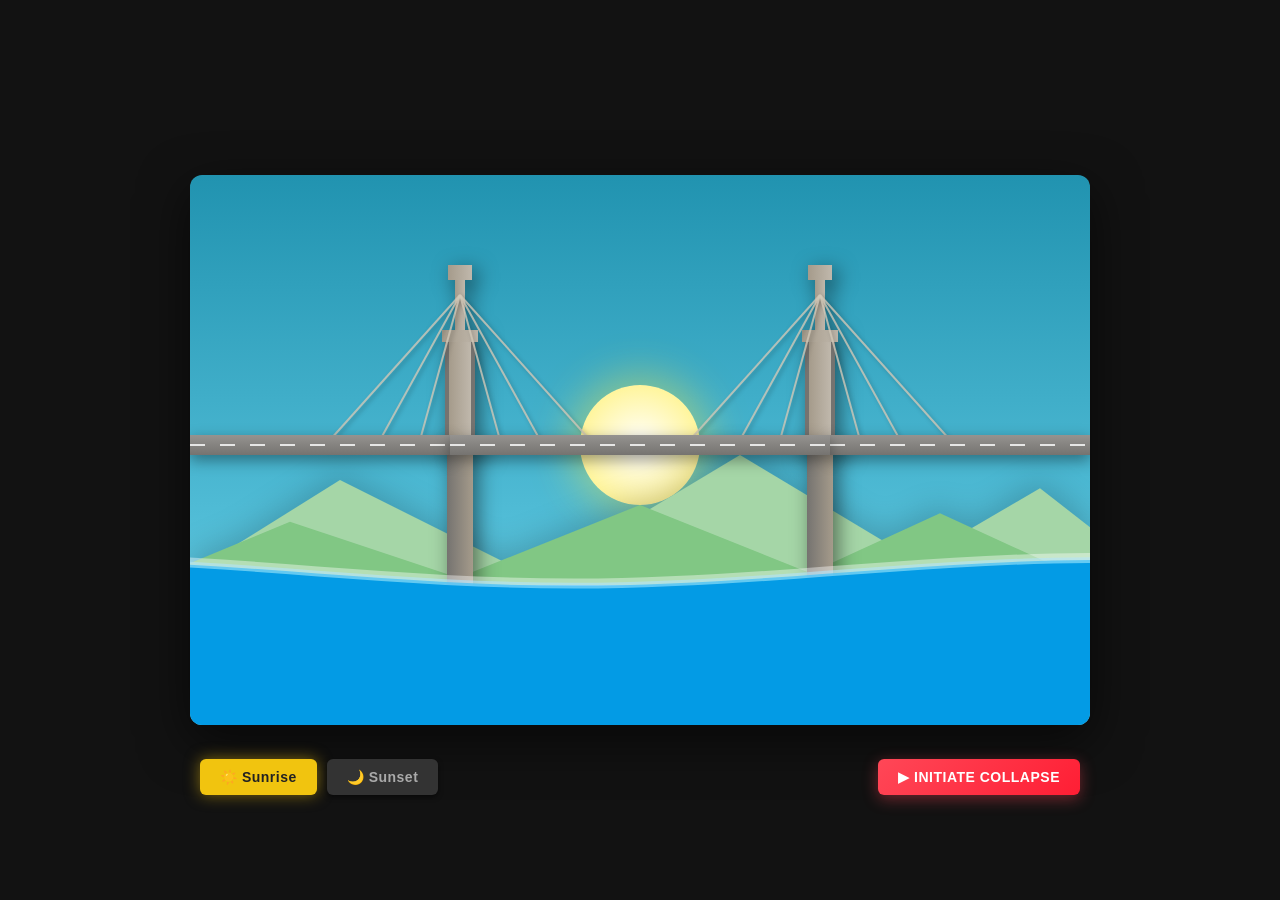
<file: index.html>
<!DOCTYPE html>
<html lang="en">
<head>
    <meta charset="UTF-8">
    <meta name="viewport" content="width=device-width, initial-scale=1.0">
    <title>Dynamic Weather Bridge Collapse</title>
    <link rel="stylesheet" href="style.css">
</head>
<body>

    <div class="container">
        <div id="scene">
            
            <div id="sky-sunrise"></div>
            <div id="sky-sunset"></div>

            <div id="sun-container">
                <div class="sun-state sun-day"></div>
                <div class="sun-state sun-eve"></div>
            </div>

            <div class="cloud c1"></div>
            <div class="cloud c2"></div>
            <div class="cloud c3"></div>

            <svg id="mountains" viewBox="0 0 900 300" preserveAspectRatio="none">
                <polygon points="-50,300 150,150 400,300" class="mount-b" />
                <polygon points="300,300 550,120 800,300" class="mount-b" />
                <polygon points="650,300 850,160 1000,300" class="mount-b" />
                <polygon points="-100,300 100,200 350,300" class="mount-f" />
                <polygon points="200,300 450,180 700,300" class="mount-f" />
                <polygon points="550,300 750,190 950,300" class="mount-f" />
            </svg>

            <svg id="cables-svg">
                <line x1="270" y1="120" x2="140" y2="265" class="cable" />
                <line x1="270" y1="120" x2="190" y2="265" class="cable" />
                <line x1="270" y1="120" x2="230" y2="265" class="cable" />
                <line x1="270" y1="120" x2="310" y2="265" class="cable mid-cable" />
                <line x1="270" y1="120" x2="350" y2="265" class="cable mid-cable" />
                <line x1="270" y1="120" x2="400" y2="265" class="cable mid-cable" />
                <line x1="630" y1="120" x2="500" y2="265" class="cable mid-cable" />
                <line x1="630" y1="120" x2="550" y2="265" class="cable mid-cable" />
                <line x1="630" y1="120" x2="590" y2="265" class="cable mid-cable" />
                <line x1="630" y1="120" x2="670" y2="265" class="cable" />
                <line x1="630" y1="120" x2="710" y2="265" class="cable" />
                <line x1="630" y1="120" x2="760" y2="265" class="cable" />
            </svg>

            <div id="tower-left" class="tower-container">
                <div class="tower-top"></div><div class="tower-spire"></div>
                <div class="tower-cross-top"></div><div class="tower-mid"></div>
                <div class="tower-cross-bottom"></div><div class="tower-base"></div>
            </div>
            <div id="tower-right" class="tower-container">
                <div class="tower-top"></div><div class="tower-spire"></div>
                <div class="tower-cross-top"></div><div class="tower-mid"></div>
                <div class="tower-cross-bottom"></div><div class="tower-base"></div>
            </div>

            <div id="deck-left" class="deck"></div>
            <div id="deck-right" class="deck"></div>
            <div id="deck-mid" class="deck">
                <svg id="cracks" preserveAspectRatio="none" viewBox="0 0 380 30">
                    <path d="M 5 0 L 15 15 L 10 25 L 20 18" fill="none" stroke="#111" stroke-width="2.5"/>
                    <path d="M 360 0 L 365 15 L 350 20 L 370 25 L 375 18" fill="none" stroke="#111" stroke-width="2.5"/>
                    <path d="M 370 -5 L 360 10 L 375 20 L 365 30" fill="none" stroke="#111" stroke-width="2"/>
                </svg>
            </div>

            <div id="deb1" class="debris"></div>
            <div id="deb2" class="debris"></div>
            <div id="deb3" class="debris"></div>

            <div id="car1" class="car-wrapper">
                <div class="car red"><div class="window"></div><div class="window right"></div><div class="wheel left"></div><div class="wheel right"></div></div>
            </div>
            <div id="car2" class="car-wrapper" style="left: -100px;">
                <div class="car green"><div class="window"></div><div class="window right"></div><div class="wheel left"></div><div class="wheel right"></div></div>
            </div>
            <div id="car3" class="car-wrapper" style="left: -100px;">
                <div class="car blue"><div class="window"></div><div class="window right"></div><div class="wheel left"></div><div class="wheel right"></div></div>
            </div>

            <div id="water">
                <svg class="water-waves" viewBox="0 24 150 28" preserveAspectRatio="none" shape-rendering="auto">
                    <defs>
                        <path id="gentle-wave" d="M-160 44c30 0 58-18 88-18s 58 18 88 18 58-18 88-18 58 18 88 18 v44h-352z" />
                    </defs>
                    <g class="parallax">
                        <use href="#gentle-wave" x="48" y="0" class="w1"/>
                        <use href="#gentle-wave" x="48" y="3" class="w2"/>
                        <use href="#gentle-wave" x="48" y="5" class="w3"/>
                        <use href="#gentle-wave" x="48" y="7" class="w4"/>
                    </g>
                </svg>
                
                <div id="splash-main" class="splash"></div>
                <div id="splash-car2" class="splash car-splash"></div>
                <div id="splash-car3" class="splash car-splash"></div>
            </div>
        </div>

        <div id="controls">
            <div class="mode-toggles">
                <button id="btn-sunrise" class="toggle-btn active">☀️ Sunrise</button>
                <button id="btn-sunset" class="toggle-btn">🌙 Sunset</button>
            </div>
            <button id="start-btn">▶ INITIATE COLLAPSE</button>
        </div>
    </div>

    <script src="script.js"></script>
</body>
</html>
</file>
<file: style.css>
/* CSS Variables for Dynamic Weather/Time Themes */
:root {
    /* SUNRISE (SUMMER DAY) DEFAULTS */
    --sun-y: 220px;
    --cloud-opacity: 0.9;
    --cloud-color: 255, 255, 255;
    
    /* Mountains */
    --mount-b1: #A5D6A7;
    --mount-f1: #81C784;
    
    /* Water */
    --water-w1: rgba(255, 255, 255, 0.4);
    --water-w2: rgba(179, 229, 252, 0.6);
    --water-w3: rgba(79, 195, 247, 0.8);
    --water-base: #039BE5;

    /* Bridge Materials (Lighter for day) */
    --tower-light: #C0B8AC;
    --tower-dark: #A59B8B;
    --deck-top: #959390;
    --deck-side: #757370;
}

#scene.sunset-mode {
    /* SUNSET DEFAULTS */
    --sun-y: 60px; /* Sun moves down */
    --cloud-opacity: 0.25;
    --cloud-color: 255, 200, 200;
    
    /* Mountains (Silhouettes) */
    --mount-b1: #2c1e3a;
    --mount-f1: #1a1124;
    
    /* Water (Reflecting sunset) */
    --water-w1: rgba(255, 128, 8, 0.3);
    --water-w2: rgba(139, 43, 61, 0.5);
    --water-w3: rgba(48, 43, 99, 0.7);
    --water-base: #0f172a;

    /* Bridge Materials (Darker/Shadowed) */
    --tower-light: #7a7369;
    --tower-dark: #4a453e;
    --deck-top: #7a7874;
    --deck-side: #4a4947;
}

/* Base Scene Setup */
body {
    margin: 0; display: flex; justify-content: center;
    align-items: center; height: 100vh;
    background-color: #121212;
    font-family: 'Segoe UI', Tahoma, Geneva, Verdana, sans-serif;
}

.container { position: relative; }

#scene {
    position: relative; width: 900px; height: 550px;
    overflow: hidden; border-radius: 12px;
    box-shadow: 0 15px 50px rgba(0,0,0,0.6), inset 0 0 40px rgba(0,0,0,0.2);
}

/* --- Dynamic Sky Backgrounds --- */
#sky-sunrise, #sky-sunset {
    position: absolute; top: 0; left: 0;
    width: 100%; height: 100%; z-index: 0;
    transition: opacity 2s ease-in-out;
}
/* Summer bright sky */
#sky-sunrise {
    background: linear-gradient(to bottom, #2193b0 0%, #6dd5ed 100%);
    opacity: 1;
}
/* Sunset dramatic sky */
#sky-sunset {
    background: linear-gradient(to bottom, #102131 0%, #302b63 45%, #8b2b3d 75%, #ff8008 100%);
    opacity: 0;
}
#scene.sunset-mode #sky-sunrise { opacity: 0; }
#scene.sunset-mode #sky-sunset { opacity: 1; }

/* --- The Sun --- */
#sun-container {
    position: absolute; bottom: var(--sun-y); left: 50%;
    transform: translateX(-50%); width: 120px; height: 120px;
    z-index: 1; transition: bottom 2.5s cubic-bezier(0.4, 0, 0.2, 1);
}
.sun-state {
    position: absolute; width: 100%; height: 100%;
    border-radius: 50%; transition: opacity 2s ease-in-out;
}
.sun-day {
    background: radial-gradient(circle, #ffffff 0%, #fff59d 70%, transparent 100%);
    box-shadow: 0 0 40px 10px rgba(255, 235, 59, 0.4);
    opacity: 1;
}
.sun-eve {
    background: radial-gradient(circle, #ffd000 0%, #ff7b00 70%, transparent 100%);
    box-shadow: 0 0 80px 20px rgba(255, 123, 0, 0.6);
    opacity: 0;
}
#scene.sunset-mode .sun-day { opacity: 0; }
#scene.sunset-mode .sun-eve { opacity: 1; }

/* --- Clouds --- */
.cloud {
    position: absolute;
    background: rgba(var(--cloud-color), var(--cloud-opacity));
    border-radius: 50px; filter: blur(4px); z-index: 1;
    animation: drift linear infinite;
    transition: background 2s ease, opacity 2s ease;
}
.cloud::before, .cloud::after {
    content: ''; position: absolute;
    background: rgba(var(--cloud-color), var(--cloud-opacity));
    border-radius: 50%;
    transition: background 2s ease, opacity 2s ease;
}
.c1 { width: 180px; height: 50px; top: 60px; left: -200px; animation-duration: 45s; }
.c1::before { width: 70px; height: 70px; top: -35px; left: 30px; }
.c1::after { width: 90px; height: 90px; top: -45px; left: 70px; }

.c2 { width: 140px; height: 40px; top: 130px; left: -200px; animation-duration: 35s; animation-delay: 5s; transform: scale(0.8); }
.c2::before { width: 50px; height: 50px; top: -25px; left: 20px; }
.c2::after { width: 70px; height: 70px; top: -35px; left: 50px; }

.c3 { width: 220px; height: 60px; top: 40px; left: -250px; animation-duration: 60s; animation-delay: 15s; }
.c3::before { width: 80px; height: 80px; top: -40px; left: 40px; }
.c3::after { width: 110px; height: 110px; top: -55px; left: 80px; }

@keyframes drift { 0% { transform: translateX(0); } 100% { transform: translateX(1200px); } }

/* --- Scenery Elements --- */
#mountains {
    position: absolute; bottom: 120px; width: 100%; height: 250px;
    z-index: 2; pointer-events: none;
    filter: drop-shadow(0 -5px 15px rgba(0,0,0,0.2));
}
.mount-b { fill: var(--mount-b1); transition: fill 2s ease; }
.mount-f { fill: var(--mount-f1); transition: fill 2s ease; }

/* --- Water Section --- */
#water {
    position: absolute; bottom: 0; width: 100%; height: 140px;
    background: var(--water-base); z-index: 6;
    transition: background 2s ease;
}
.water-waves { position: absolute; top: -35px; width: 100%; height: 40px; }
.parallax > use { animation: move-forever 25s cubic-bezier(.55,.5,.45,.5) infinite; transition: fill 2s ease; }
.w1 { animation-delay: -2s; animation-duration: 7s; fill: var(--water-w1); }
.w2 { animation-delay: -3s; animation-duration: 10s; fill: var(--water-w2); }
.w3 { animation-delay: -4s; animation-duration: 13s; fill: var(--water-w3); }
.w4 { animation-delay: -5s; animation-duration: 20s; fill: var(--water-base); }

@keyframes move-forever { 0% { transform: translate3d(-90px, 0, 0); } 100% { transform: translate3d(85px, 0, 0); } }

/* Splash Effects */
.splash {
    position: absolute; top: 20px; background: rgba(255, 255, 255, 0.85);
    border-radius: 50%; transform: translate(-50%, -50%) scale(0.2);
    opacity: 0; filter: blur(5px); pointer-events: none;
    box-shadow: 0 0 20px rgba(255,255,255,0.6);
}
#splash-main { left: 450px; width: 350px; height: 100px; }
.car-splash { width: 120px; height: 40px; background: rgba(255, 255, 255, 0.95); }
#splash-car2 { left: 630px; } 
#splash-car3 { left: 470px; }

/* --- Towers --- */
.tower-container {
    position: absolute; bottom: 110px; width: 60px; height: 350px;
    z-index: 3; display: flex; flex-direction: column; align-items: center;
    filter: drop-shadow(5px 5px 10px rgba(0,0,0,0.5));
}
#tower-left { left: 240px; }
#tower-right { right: 240px; }

/* Bridge materials transition via variables */
.tower-top { width: 24px; height: 15px; background: linear-gradient(to right, var(--tower-dark), var(--tower-light)); transition: background 2s ease; }
.tower-spire { width: 10px; height: 50px; background: linear-gradient(to right, var(--tower-dark), var(--tower-light)); transition: background 2s ease; }
.tower-cross-top { width: 36px; height: 12px; background: linear-gradient(to right, var(--tower-dark), var(--tower-light)); transition: background 2s ease; }
.tower-mid { 
    width: 22px; height: 100px; 
    background: linear-gradient(to right, var(--tower-dark), var(--tower-light)); 
    border-left: 4px solid var(--deck-side); 
    border-right: 4px solid var(--deck-side); 
    transition: background 2s ease, border-color 2s ease;
}
.tower-cross-bottom { width: 44px; height: 12px; background: linear-gradient(to right, var(--deck-side), var(--tower-dark)); transition: background 2s ease;}
.tower-base { width: 26px; height: 161px; background: linear-gradient(to right, var(--deck-side), var(--tower-dark)); transition: background 2s ease;}

/* Suspension Cables */
#cables-svg {
    position: absolute; top: 0; left: 0; width: 100%; height: 100%;
    z-index: 4; pointer-events: none; filter: drop-shadow(2px 2px 2px rgba(0,0,0,0.3));
}
.cable { stroke: #d1c8b8; stroke-width: 2; opacity: 0.8; }

/* --- Bridge Deck Structure --- */
.deck {
    position: absolute; bottom: 270px; height: 20px;
    background: linear-gradient(to bottom, var(--deck-top), var(--deck-side));
    z-index: 5; overflow: hidden; box-shadow: 0 5px 15px rgba(0,0,0,0.4);
    transition: background 2s ease;
}
.deck::after {
    content: ''; position: absolute; top: 9px; left: 0; width: 100%; height: 2px;
    background: repeating-linear-gradient(90deg, rgba(255,255,255,0.8) 0, rgba(255,255,255,0.8) 15px, transparent 15px, transparent 30px);
}

#deck-left { left: 0; width: 260px; }
#deck-right { right: 0; width: 260px; }
#deck-mid { left: 260px; width: 380px; transform-origin: left bottom; }

#cracks {
    position: absolute; top: -5px; left: 0; width: 100%; height: 30px;
    opacity: 0; pointer-events: none; z-index: 6;
}

/* Falling Debris Particles */
.debris {
    position: absolute; bottom: 270px; width: 14px; height: 14px;
    background: #333; z-index: 5; opacity: 0; box-shadow: 2px 2px 5px rgba(0,0,0,0.5);
}
#deb1 { left: 270px; width: 20px; background: #444; }
#deb2 { left: 630px; background: #222; }
#deb3 { left: 580px; height: 10px; background: #555;}

/* --- Vehicles --- */
.car-wrapper { position: absolute; bottom: 290px; left: -100px; z-index: 6; filter: drop-shadow(3px 3px 5px rgba(0,0,0,0.5));}
.car { width: 50px; height: 20px; border-radius: 8px 12px 0 0; position: relative; }

.car.red { background: linear-gradient(to bottom, #ff4757, #ff1e34); }
.car.green { background: linear-gradient(to bottom, #2ed573, #1eab58); }
.car.blue { background: linear-gradient(to bottom, #1e90ff, #0070d8); }

.window { position: absolute; top: 4px; left: 8px; width: 12px; height: 8px; background: #f1f2f6; border-radius: 2px; }
.window.right { left: 28px; }
.wheel {
    position: absolute; bottom: -6px; width: 12px; height: 12px; background: #111;
    border-radius: 50%; border: 2px solid #a4b0be; box-shadow: inset 0 0 3px rgba(0,0,0,0.8);
}
.wheel.left { left: 6px; }
.wheel.right { right: 6px; }

/* --- Dynamic Animation Classes --- */
.falling { transform: translateY(220px) rotate(12deg); transition: transform 0.6s cubic-bezier(0.55, 0.085, 0.68, 0.53); }
.rewinding { transform: translateY(0) rotate(0); transition: transform 1.5s ease-in-out; }

.car2-falling { transform: translate(600px, 210px) rotate(35deg) !important; transition: transform 0.6s cubic-bezier(0.55, 0.085, 0.68, 0.53) !important; }
.car3-falling { transform: translate(450px, 200px) rotate(15deg) !important; transition: transform 0.55s cubic-bezier(0.55, 0.085, 0.68, 0.53) !important; }

.falling-deb1 { transform: translateY(220px) translateX(-30px) rotate(-360deg); transition: transform 0.6s ease-in; opacity: 1 !important; }
.falling-deb2 { transform: translateY(240px) translateX(40px) rotate(360deg); transition: transform 0.7s ease-in; opacity: 1 !important; }
.falling-deb3 { transform: translateY(200px) translateX(20px) rotate(720deg); transition: transform 0.5s ease-in; opacity: 1 !important; }

.splashing { transform: translate(-50%, -50%) scale(3.5) !important; opacity: 0 !important; transition: transform 0.6s ease-out, opacity 0.6s ease-out 0.2s !important; }
.splashing-car { transform: translate(-50%, -50%) scale(2.2) !important; opacity: 0 !important; transition: transform 0.5s ease-out, opacity 0.5s ease-out 0.1s !important; }

/* --- UI Controls --- */
#controls {
    position: absolute; bottom: -70px; display: flex; justify-content: space-between;
    width: 100%; align-items: center; padding: 0 10px; box-sizing: border-box;
}
.mode-toggles { display: flex; gap: 10px; }
button {
    padding: 10px 20px; font-size: 14px; font-weight: bold; cursor: pointer; border: none;
    border-radius: 6px; transition: all 0.2s; letter-spacing: 0.5px;
}
/* Action Button */
#start-btn {
    background: linear-gradient(135deg, #ff4757, #ff1e34); color: white;
    box-shadow: 0 4px 15px rgba(255, 71, 87, 0.4);
}
#start-btn:hover { transform: translateY(-2px); box-shadow: 0 6px 20px rgba(255, 71, 87, 0.6); }
#start-btn:disabled { background: #555; box-shadow: none; cursor: not-allowed; color: #aaa; transform: none;}

/* Toggle Buttons */
.toggle-btn { background: #333; color: #aaa; box-shadow: 0 2px 5px rgba(0,0,0,0.5); }
.toggle-btn:hover { background: #444; }
.toggle-btn.active { background: #f1c40f; color: #222; box-shadow: 0 0 15px rgba(241, 196, 15, 0.5); }
#btn-sunset.active { background: #ff7b00; color: #fff; box-shadow: 0 0 15px rgba(255, 123, 0, 0.5); }
</file>
